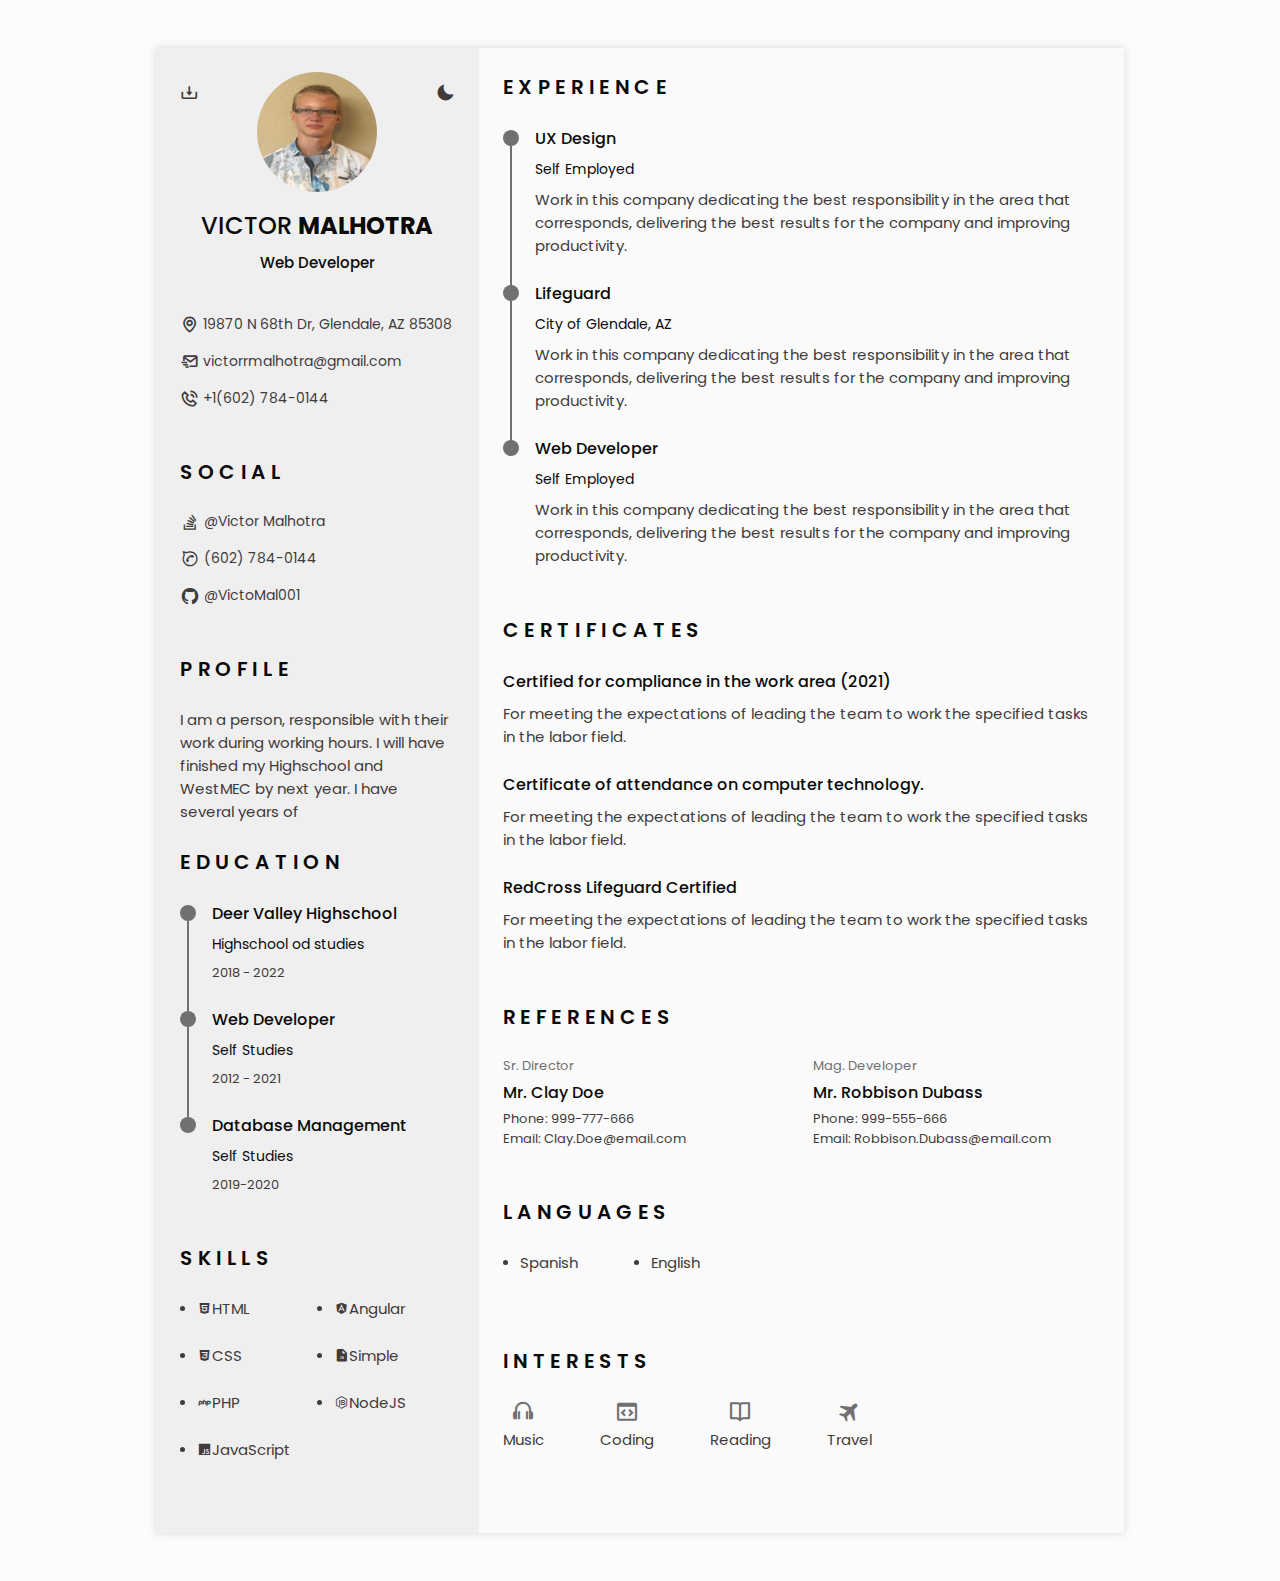
<file: index.html>
<!DOCTYPE html>
<html lang="en">

<head>
    <meta charset="utf-8" />
    <meta name="viewport" content="width=device-width, initial-scale=1, shrink-to-fit=no" />
    <meta name="description" content="" />
    <meta name="author" content="" />
    <link rel="icon" href="favicon.ico" />

    <title>My Portfolio</title>

    <!-- Bootstrap core CSS -->
    <!-- <link href="bootstrap-4.0.0/dist/css/bootstrap.min.css" rel="stylesheet" /> -->
    <!-- Custom styles for this template -->
    <link href="resume/css/styles.css" rel="stylesheet" />
    <link rel="stylesheet" href="https://cdn.jsdelivr.net/npm/boxicons@latest/css/boxicons.min.css" />
</head>

<body>
    <!--========== HEADER ==========-->
    <div>
        <header class="l-header" id="header">
            <nav class="nav bd-container">
                <a href="#" class="nav__logo" style="text-decoration: none"> Victor</a>

                <div class="nav__menu" id="nav-menu">
                    <ul class="nav__list">
                        <li class="nav__item">
                            <a href="#home" class="nav__link active-link">
                                <i class="bx bx-home nav__icon"></i>Home
                            </a>
                        </li>

                        <li class="nav__item">
                            <a href="#profile" class="nav__link" style="text-decoration: none">
                                <i class="bx bx-user nav__icon"></i>Profile
                            </a>
                        </li>

                        <li class="nav__item">
                            <a href="#education" class="nav__link" style="text-decoration: none">
                                <i class="bx bx-book nav__icon"></i>Education
                            </a>
                        </li>

                        <li class="nav__item">
                            <a href="#skills" class="nav__link" style="text-decoration: none">
                                <i class="bx bx-receipt nav__icon"></i>Skills
                            </a>
                        </li>

                        <li class="nav__item">
                            <a href="#experience" class="nav__link" style="text-decoration: none">
                                <i class="bx bx-briefcase-alt nav__icon"></i>Experience
                            </a>
                        </li>

                        <li class="nav__item">
                            <a href="#certificates" class="nav__link" style="text-decoration: none">
                                <i class="bx bx-award nav__icon"></i>Certificates
                            </a>
                        </li>
                        <li class="nav__item">
                            <a href="#references" class="nav__link" style="text-decoration: none">
                                <i class="bx bx-link-external nav__icon"></i>References
                            </a>
                        </li>

                    </ul>
                </div>

                <div class="nav__toggle" id="nav-toggle">
                    <i class='bx bx-grid-alt'></i>
                </div>
            </nav>
    </div>

    <main class="l-main bd-container">
        <!-- All elements within this div, is generated in PDF id="area-cv" -->
        <div class="resume" id="area-cv">
            <div class="resume__left">
                <!--========== HOME ==========-->
                <section class="home" id="home">
                    <div class="hone__container section bd-grid">
                        <div class="home__data bd-grid">
                            <img src="resume/img/Student ID Victor Malhotra.jpg" alt="" class="home__img">

                            <h1 class="home__title">VICTOR <b>MALHOTRA</b></h1>
                            <h3 class="home__profession">Web Developer</h3>

                            <!-- Button to download your CV in pdf folder. Available for mobile. -->
                            <div></div>

                        </div>

                        <div class="home__address bd-grid">
                            <span class="home__information">
                                    <i class="bx bx-map home__icon"></i> 19870 N 68th Dr, Glendale, AZ 85308
                                </span>
                            <span class="home__information">
                                    <i class="bx bx-mail-send home__icon" ></i> victorrmalhotra@gmail.com
                                </span>
                            <span class="home__information">
                                    <i class="bx bx-phone-call home__icon" ></i> +1(602) 784-0144
                                </span>
                        </div>
                    </div>
                    <!-- Theme change button -->
                    <i class='bx bxs-moon change-theme' title="Theme" id="theme-button"></i>
                    <!-- Button to generate and download the pdf. Available for desktop. -->

                    <i class='bx bx-download generate-pdf resume-button' title="Generate PDF" id="resume-button"></i>

                </section>

                <!--========== SOCIAL ==========-->
                <section class="social section">
                    <h2 class="section-title">SOCIAL</h2>

                    <div class="social__container bd-grid">
                        <a href="https://stackoverflow.com/users/8011065/victor-malhotra" target="_blank" class="social__link">
                            <i class='bx bxl-stack-overflow bx-tada social__icon'></i>@Victor Malhotra
                        </a>
                        <a href="" target="_blank" class="social__link">
                            <i class='bx bxl-whatsapp bx-tada bx-flip-vertical social__icon'></i> (602) 784-0144
                        </a>
                        <a href="https://github.com/VictorMal001" target="_blank" class="social__link">
                            <i class='bx bxl-github bx-tada social__icon'></i> @VictoMal001
                        </a>
                    </div>
                </section>


                <!--========== PROFILE ==========-->
                <section class="profile section" id="profile">
                    <h2 class="section-title">Profile</h2>

                    <p class="profile__description">
                        I am a person, responsible with their work during working hours. I will have finished my Highschool and WestMEC by next year. I have several years of
                        <!--========== EDUCAION ==========-->
                        <section class="education section" id="education">
                            <h2 class="section-title">Education</h2>

                            <div class="education__container bd-grid">
                                <div class="education__content">
                                    <div class="education__time">
                                        <span class="education__rounder"></span>
                                        <span class="education__line"></span>
                                    </div>

                                    <div class="education__data bd-grid">
                                        <h3 class="education__title">Deer Valley Highschool</h3>
                                        <span class="education__studies">Highschool od studies</span>
                                        <span class="education__year">2018 - 2022</span>
                                    </div>
                                </div>

                                <div class="education__content">
                                    <div class="education__time">
                                        <span class="education__rounder"></span>
                                        <span class="education__line"></span>
                                    </div>

                                    <div class="education__data bd-grid">
                                        <h3 class="education__title">Web Developer</h3>
                                        <span class="education__studies">Self Studies</span>
                                        <span class="education__year">2012 - 2021</span>
                                    </div>
                                </div>

                                <div class="education__content">
                                    <div class="education__time">
                                        <span class="education__rounder"></span>
                                        <!-- <span class="education__line"></span> -->
                                    </div>

                                    <div class="education__data bd-grid">
                                        <h3 class="education__title">Database Management</h3>
                                        <span class="education__studies">Self Studies</span>
                                        <span class="education__year">2019-2020</span>
                                    </div>
                                </div>
                            </div>
                        </section>

                        <!--========== SKILLS  ==========-->
                        <section class="skills section" id="skills">
                            <h2 class="section-title">Skills</h2>

                            <div class="skills__content bd-grid">
                                <ul class="skills__data">
                                    <li class="skills__name">
                                        <span class="skills__circle"></span>
                                        <i class='bx bxl-html5'></i>HTML
                                    </li>
                                    <li class="skills__name">
                                        <span class="skills__circle"></span><i class='bx bxl-css3'></i>CSS
                                    </li>
                                    <li class="skills__name">
                                        <span class="skills__circle"></span><i class='bx bxl-php'></i>PHP
                                    </li>
                                    <li class="skills__name">
                                        <span class="skills__circle"></span><i class='bx bxl-javascript'></i>JavaScript
                                    </li>
                                </ul>
                                <ul class="skills__data">
                                    <li class="skills__name">
                                        <span class="skills__circle"></span><i class='bx bxl-angular'></i>Angular
                                    </li>
                                    <li class="skills__name">
                                        <span class="skills__circle"></span><i class='bx bxs-file-js'></i>Simple
                                    </li>
                                    <li class="skills__name">
                                        <span class="skills__circle"></span><i class='bx bxl-nodejs'></i>NodeJS
                                    </li>

                                </ul>
                            </div>
                        </section>
                    </p>
                </section>
                </section>
            </div>
            <div class="resume__right">
                <!--========== EXPERIENCE ==========-->
                <section class="experience section" id="experience">
                    <h2 class="section-title">Experience</h2>

                    <div class="experience__container bd-grid">
                        <div class="experience__content">
                            <div class="experience__time">
                                <span class="experience__rounder"></span>
                                <span class="experience__line"></span>
                            </div>

                            <div class="experience__data bd-grid">
                                <h3 class="experience__title"> UX Design</h3>
                                <span class="experience__company">Self Employed</span>
                                <p class="experience__description">Work in this company dedicating the best responsibility in the area that corresponds, delivering the best results for the company and improving productivity.</p>
                            </div>
                        </div>
                        <div class="experience__content">
                            <div class="experience__time">
                                <span class="experience__rounder"></span>
                                <span class="experience__line"></span>
                            </div>

                            <div class="experience__data bd-grid">
                                <h3 class="experience__title"> Lifeguard</h3>
                                <span class="experience__company">City of Glendale, AZ</span>
                                <p class="experience__description">Work in this company dedicating the best responsibility in the area that corresponds, delivering the best results for the company and improving productivity.</p>
                            </div>
                        </div>
                        <div class="experience__content">
                            <div class="experience__time">
                                <span class="experience__rounder"></span>
                                <!-- <span class="experience__line"></span> -->
                            </div>

                            <div class="experience__data bd-grid">
                                <h3 class="experience__title"> Web Developer</h3>
                                <span class="experience__company">Self Employed</span>
                                <p class="experience__description">Work in this company dedicating the best responsibility in the area that corresponds, delivering the best results for the company and improving productivity.</p>
                            </div>
                        </div>
                    </div>
                </section>

                <!--========== CERTIFICATES ==========-->
                <section class="certificate section" id="certificates">
                    <h2 class="section-title">Certificates</h2>


                    <div class="certificate__container bd-grid">
                        <div class="certificate__content">
                            <h3 class="certificate__title">
                                Certified for compliance in the work area (2021)</h3>
                            <p class="certificate__description">For meeting the expectations of leading the team to work the specified tasks in the labor field.</p>
                        </div>

                        <div class="certificate__content">
                            <h3 class="certificate__title">
                                Certificate of attendance on computer technology.</h3>
                            <p class="certificate__description">For meeting the expectations of leading the team to work the specified tasks in the labor field.</p>
                        </div>

                        <div class="certificate__content">
                            <h3 class="certificate__title">
                                RedCross Lifeguard Certified</h3>
                            <p class="certificate__description">For meeting the expectations of leading the team to work the specified tasks in the labor field.</p>
                        </div>
                    </div>
                </section>

                <!--========== REFERENCES ==========-->
                <section class="references section" id="references">
                    <h2 class="section-title">References</h2>

                    <div class="references__container bd-grid">
                        <div class="references__content bd-grid">
                            <span class="references__subtitle">Sr. Director</span>
                            <h3 class="references__title">Mr. Clay Doe</h3>
                            <ul class="references__contact">
                                <li>Phone: 999-777-666</li>
                                <li>Email: Clay.Doe@email.com</li>
                            </ul>
                        </div>

                        <div class="references__content bd-grid">
                            <span class="references__subtitle">Mag. Developer</span>
                            <h3 class="references__title">Mr. Robbison Dubass</h3>
                            <ul class="references__contact">
                                <li>Phone: 999-555-666</li>
                                <li>Email: Robbison.Dubass@email.com</li>
                            </ul>
                        </div>
                    </div>
                </section>

                <!--========== LANGUAGES ==========-->
                <section class="languages section">
                    <h2 class="section-title">Languages</h2>

                    <div class="languages__container">
                        <ul class="languages__content bd-grid">
                            <li class="languages__name">
                                <span class="languages__circle"></span> Spanish
                            </li>
                            <li class="languages__name">
                                <span class="languages__circle"></span> English
                            </li>
                        </ul>
                    </div>
                </section>

                <!--========== INTERESTS ==========-->
                <section class="interests section">
                    <h2 class="section-title">Interests</h2>

                    <div class="interests__container bd-grid">
                        <div class="interests__content">
                            <i class='bx bx-headphone interests__icon'></i>
                            <span class="interests__name">Music</span>
                        </div>

                        <div class="interests__content">
                            <i class='bx bx-code-block interests__icon'></i>
                            <span class="interests__name">Coding</span>
                        </div>

                        <div class="interests__content">
                            <i class='bx bx-book-open interests__icon'></i>
                            <span class="interests__name">Reading</span>
                        </div>

                        <div class="interests__content">
                            <i class='bx bxs-plane-alt interests__icon'></i>
                            <span class="interests__name">Travel</span>
                        </div>
                    </div>
                </section>
            </div>







        </div>
        </div>
    </main>


    <!--========== SCROLL TOP ==========-->
    <a href="#" class="scrolltop" id="scroll-top">
        <i class='bx bx-chevrons-up'></i>
    </a>
    <!--========== HTML2PDF ==========-->
    <script src="resume/js/html2pdf.bundle.min.js"></script>
    <script src="resume/js/require.js"></script>

    <!--========== MAIN JS ==========-->

    <script src="resume/js/main.js"></script>
</body>

</html>
</file>
<file: resume/css/styles.css>
/*===== GOOGLE FONTS =====*/

@import url('https://fonts.googleapis.com/css2?family=Poppins:wght@400;500;600&display=swap');

/*===== VARIABLES CSS =====*/

:root {
    --header-height: 3rem;
    /*========== Colors ==========*/
    --title-color: #0B0A0A;
    --text-color: #403A3A;
    --text-color-light: #707070;
    --container-color: #FAFAFA;
    --container-color-alt: #F0EFEF;
    --body-color: #FCFCFC;
    /*========== Font and typography ==========*/
    --body-font: 'Poppins', sans-serif;
    --h1-font-size: 1.5rem;
    --h2-font-size: 1.25rem;
    --h3-font-size: 1rem;
    --normal-font-size: .938rem;
    --small-font-size: .875rem;
    --smaller-font-size: .813rem;
    /*========== Font weight ==========*/
    --font-medium: 500;
    --font-semi-bold: 600;
    /*========== Margins ==========*/
    --mb-1: .5rem;
    --mb-2: 1rem;
    --mb-3: 1.5rem;
    /*========== z index ==========*/
    --z-tooltip: 10;
    --z-fixed: 100;
}


/*========== BASE ==========*/

*,
::before,
::after {
    box-sizing: border-box;
}

html {
    scroll-behavior: smooth;
}


/*========== Variables Dark theme ==========*/

body.dark-theme {
    --title-color: #F2F2F2;
    --text-color: #BFBFBF;
    --container-color: #212121;
    --container-color-alt: #181616;
    --body-color: #2B2B2B;
}


/*========== Button Dark/Light ==========*/

.change-theme {
    position: absolute;
    right: 0;
    top: 2.2rem;
    display: flex;
    color: var(--text-color);
    font-size: 1.2rem;
    cursor: pointer;
}

.change-theme:hover {
    color: var(--title-color);
}


/*========== Font size variables to scale cv ==========*/

body.scale-cv {
    --h1-font-size: .938rem;
    --h2-font-size: .938rem;
    --h3-font-size: .875rem;
    --normal-font-size: .813rem;
    --small-font-size: .75rem;
    --smaller-font-size: .688rem;
}


/*========== Generate PDF button ==========*/

.generate-pdf {
    display: none;
    position: absolute;
    top: 2.2rem;
    left: 0;
    font-size: 1.2rem;
    color: var(--text-color);
    cursor: pointer;
}

.generate-pdf:hover {
    color: var(--title-color);
}


/*========== Classes modified to reduce size and print on A4 sheet ==========*/

.scale-cv {
    margin: 0;
}

.scale-cv .change-theme,
.scale-cv .generate-pdf {
    display: none;
}

.scale-cv .bd-container {
    max-width: 595px;
}

.scale-cv .section {
    padding: 1.5rem 0 .80rem;
}

.scale-cv .section-title {
    margin-bottom: .75rem;
}

.scale-cv .resume__left,
.scale-cv .resume__right {
    padding: 0 1rem;
}

.scale-cv .home__img {
    width: 90px;
    height: 90px;
}

.scale-cv .home__container {
    gap: 1.5rem;
}

.scale-cv .home__data {
    gap: 0.25rem;
}

.scale-cv .home__address,
.scale-cv .social__container {
    gap: 0.75rem;
}

.scale-cv .home__icon,
.scale-cv .social__icon,
.scale-cv .interests__icon {
    font-size: 1rem;
}

.scale-cv .education__container,
.scale-cv .experience__container,
.scale-cv .certificate__container {
    gap: 1rem;
}

.scale-cv .education__time,
.scale-cv .experience__time {
    padding-right: 0.5rem;
}

.scale-cv .education__rounder,
.scale-cv .experience__rounder {
    width: 11px;
    height: 11px;
    margin-top: 0.22rem;
}

.scale-cv .education__line,
.scale-cv .experience__line {
    width: 1px;
    height: 110%;
    transform: translate(5px, 0);
}

.scale-cv .education__data,
.scale-cv .experience__data {
    gap: 0.25rem;
}

.scale-cv .skills__name {
    margin-bottom: var(--mb-1);
}

.scale-cv .interests {
    column-gap: 2.5rem;
}

body {
    margin: 0 0 var(--header-height) 0;
    padding: 0;
    font-family: var(--body-font);
    font-size: var(--normal-font-size);
    background-color: var(--body-color);
    color: var(--text-color)
}

h1,
h2,
h3,
ul,
p {
    margin: 0;
}

h1,
h2,
h3 {
    color: var(--title-color);
    font-weight: var(--font-medium);
}

ul {
    padding: 0;
    list-style: none;
}

a {
    text-decoration: none;
}

img {
    max-width: 100%;
    height: auto;
}


/*========== CLASS CSS ==========*/

.section {
    padding: 1.5rem 0;
}

.section-title {
    font-size: var(--h2-font-size);
    color: var(--title-color);
    font-weight: var(--font-semi-bold);
    text-transform: uppercase;
    letter-spacing: .35rem;
    text-align: center;
    margin-bottom: var(--mb-3);
}


/*========== LAYOUT ==========*/

.bd-container {
    max-width: 968px;
    width: calc(100% - 3rem);
    margin-left: var(--mb-3);
    margin-right: var(--mb-3);
}

.bd-grid {
    display: grid;
    gap: 1.5rem;
}

.l-header {
    width: 100%;
    position: fixed;
    bottom: 0;
    left: 0;
    z-index: var(--z-fixed);
    background-color: var(--body-color);
    box-shadow: 0 -1px 4px rgba(0, 0, 0, .1);
    transition: .3s;
}


/*========== NAV ==========*/

.nav {
    height: var(--header-height);
    display: flex;
    justify-content: space-between;
    align-items: center;
}

@media screen and (max-width: 968px) {
    .nav__menu {
        position: fixed;
        bottom: -100%;
        left: 0;
        width: 100%;
        padding: 2rem 1.5rem;
        background-color: var(--body-color);
        box-shadow: 0 1px 4px rgba(0, 0, 0, .1);
        border-radius: 1rem 1rem 0 0;
        z-index: var(--z-fixed);
        transition: .4s;
    }
}

.nav__logo,
.nav__toggle {
    color: var(--title-color);
    font-weight: var(--font-medium);
}

.nav__toggle {
    font-size: 1.2rem;
    cursor: pointer;
}

.nav__item {
    text-align: center;
}

.nav__list {
    display: grid;
    grid-template-columns: repeat(3, 1fr);
    gap: 2rem;
}

.nav__link {
    display: flex;
    flex-direction: column;
    font-size: var(--smaller-font-size);
    color: var(--text-color-light);
    font-weight: var(--font-medium);
}

.nav__link:hover {
    color: var(--title-color);
}

.nav__icon {
    font-size: 1.2rem;
    margin-bottom: var(--mb-1);
}


/* Show menu */

.show-menu {
    bottom: var(--header-height);
}


/* Active menu link */

.active-link {
    color: var(--title-color);
}


/*========== HOME ==========*/

.home {
    position: relative;
}

.home__container {
    gap: 3rem;
}

.home__data {
    gap: .5rem;
    text-align: center;
}

.home__img {
    width: 120px;
    height: 120px;
    border-radius: 50%;
    justify-self: center;
    margin-bottom: var(--mb-1);
}

.home__title {
    font-size: var(--h1-font-size);
}

.home__profession {
    font-size: var(--normal-font-size);
    margin-bottom: var(--mb-1)
}

.home__address {
    gap: 1rem;
}

.home__information {
    display: flex;
    align-items: center;
    font-size: var(--small-font-size);
}

.home__icon {
    font-size: 1.2rem;
    margin-right: 0.25rem;
}

.home__button-movil {
    display: inline-block;
    border: 2px solid var(--text-color);
    color: var(--title-color);
    padding: 1rem 2rem;
    border-radius: .25rem;
    transition: .3s;
    font-weight: var(--font-medium);
    margin-top: var(--mb-3);
}

.home__button-movil:hover {
    background-color: var(--text-color);
    color: var(--container-color);
}


/*========== SOCIAL ==========*/

.social__container {
    grid-template-columns: max-content;
    gap: 1rem;
}

.social__link {
    display: inline-flex;
    align-items: center;
    font-size: var(--small-font-size);
    color: var(--text-color);
}

.social__link:hover {
    color: var(--title-color);
}

.social__icon {
    font-size: 1.25rem;
    margin-right: .25rem;
}


/*========== PROFILE ==========*/

.profile__description {
    text-align: center;
}


/*========== EDUCATION AND EXPERIENCE ==========*/

.education__content,
.experience__content {
    display: flex;
}

.education__time,
.experience__time {
    padding-right: 1rem;
}

.education__rounder,
.experience__rounder {
    position: relative;
    display: block;
    width: 16px;
    height: 16px;
    background-color: var(--text-color-light);
    border-radius: 50%;
    margin-top: 0.25rem;
}

.education__line,
.experience__line {
    display: block;
    width: 2px;
    height: 110%;
    background-color: var(--text-color-light);
    transform: translate(7px, 0);
}

.education__data,
.experience__data {
    gap: .5rem;
}

.education__title,
.experience__title {
    font-size: var(--h3-font-size);
}

.education__studies,
.experience__company {
    font-size: var(--small-font-size);
    color: var(--title-color);
}

.education__year {
    font-size: var(--smaller-font-size);
}


/*========== SKILLS AND LANGUAGES ==========*/

.skills__content,
.languages__content {
    grid-template-columns: repeat(2, 1fr);
}

.skills__content,
.languages__content {
    gap: 0;
}

.skills__name,
.languages__name {
    display: flex;
    align-items: center;
    margin-bottom: var(--mb-3);
}

.skills__circle,
.languages__circle {
    display: inline-block;
    width: 5px;
    height: 5px;
    background-color: var(--text-color);
    border-radius: 50%;
    margin-right: 0.75rem;
}


/*========== CERTIFICATES ==========*/

.certificate__title {
    font-size: var(--h3-font-size);
    margin-bottom: var(--mb-1);
}


/*========== REFERENCES ==========*/

.references__content {
    gap: .25rem;
}

.references__subtitle {
    color: var(--text-color-light);
}

.references__subtitle,
.references__contact {
    font-size: var(--smaller-font-size);
}

.references__title {
    font-size: var(--h3-font-size);
}


/*========== INTERESTS ==========*/

.interests__container {
    grid-template-columns: repeat(3, 1fr);
    margin-bottom: var(--mb-2);
}

.interests__content {
    display: flex;
    flex-direction: column;
    align-items: center;
}

.interests__icon {
    font-size: 1.5rem;
    color: var(--text-color-light);
    margin-bottom: 0.25rem;
}


/* Scroll top */

.scrolltop {
    position: fixed;
    right: 1rem;
    bottom: -20%;
    display: flex;
    justify-content: center;
    align-items: center;
    padding: 0.3rem;
    background-color: var(--container-color-alt);
    border-radius: .4rem;
    z-index: var(--z-tooltip);
    transition: 0.4s;
    visibility: hidden;
}

.scrolltop__icon {
    font-size: 1.2rem;
    color: var(--text-color);
}

.show-scroll {
    visibility: visible;
    bottom: 5rem;
}


/*========== MEDIA QUERIES ==========*/


/* For small devices, menu two columns */

@media screen and (max-width: 320px) {
    .nav__list {
        grid-template-columns: repeat(2, 1fr);
        gap: 1rem .5rem;
    }
}


/* Classes modified for large screen size */

@media screen and (min-width: 968px) {
    body {
        margin: 3rem 0;
    }
    .bd-container {
        margin-left: auto;
        margin-right: auto;
    }
    .l-header,
    .scrolltop {
        display: none;
    }
    .resume {
        display: grid;
        grid-template-columns: .5fr 1fr;
        background-color: var(--container-color);
        box-shadow: 0 0 8px rgba(13, 12, 12, .15);
    }
    .resume__left {
        background-color: var(--container-color-alt);
    }
    .resume__left,
    .resume__right {
        padding: 0 1.5rem
    }
    .generate-pdf {
        display: inline-block;
    }
    .section-title,
    .profile__description {
        text-align: initial;
    }
    .home__container {
        gap: 1.5rem;
    }
    .home__button-movil {
        display: none;
    }
    .references__container {
        grid-template-columns: repeat(2, 1fr);
    }
    .languages__content {
        grid-template-columns: repeat(3, max-content);
        column-gap: 3.5rem;
    }
    .interests__container {
        grid-template-columns: repeat(4, max-content);
        column-gap: 3.5rem;
    }
}
</file>
